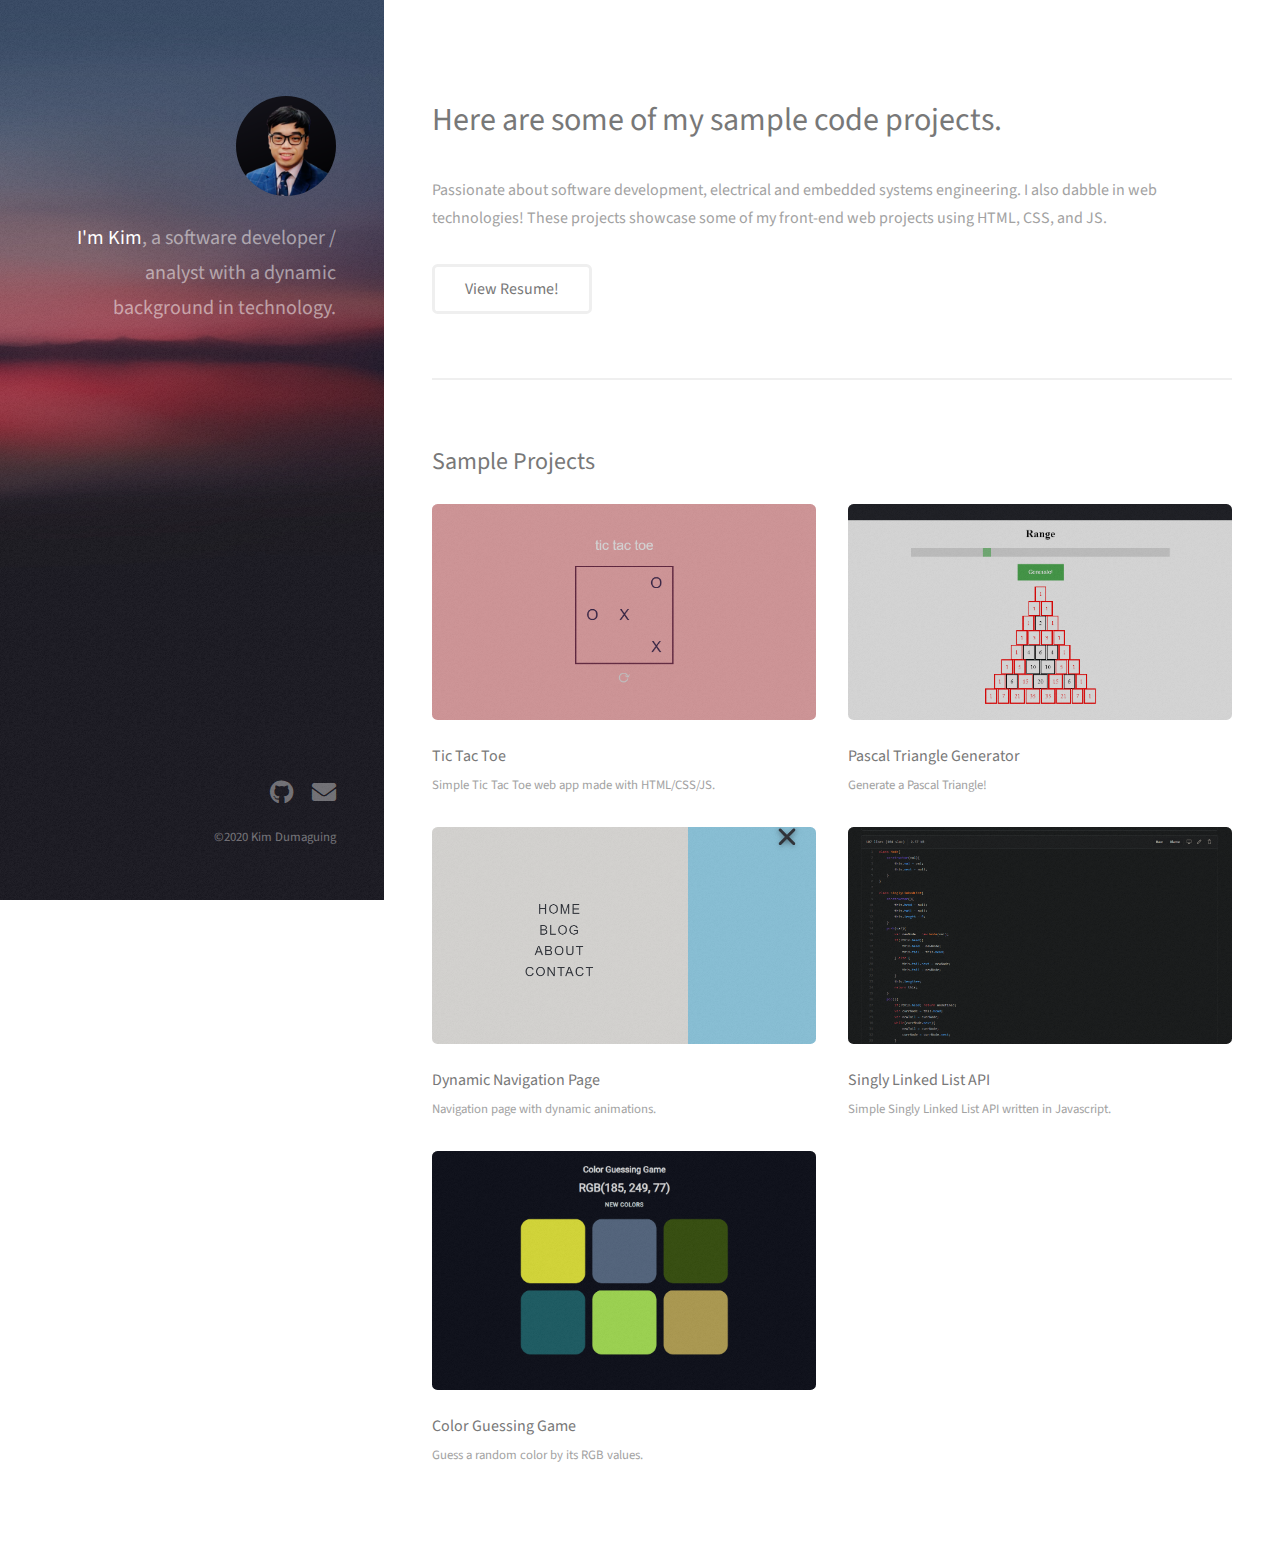
<file: index.html>
<!DOCTYPE HTML>
<html>
	<head>
		<title>Kim Dumaguing</title>
		<meta charset="utf-8" />
		<meta name="viewport" content="width=device-width, initial-scale=1, user-scalable=no" />
		<link rel="stylesheet" href="assets/css/main.css" />
	</head>
	<body class="is-preload">

		<!-- Header -->
			<header id="header">
				<div class="inner">
					<a href="https://www.linkedin.com/in/kim-d-0452a311b" target="_blank" class="image avatar"><img src="images/2.png" alt="" /></a>
					<h1><strong>I'm Kim</strong>, a software<br />
					developer / analyst with<br />
					a dynamic background <br>
					in technology.</h1>
				</div>
			</header>

		<!-- Main -->
			<div id="main">

				<!-- One -->
					<section id="one">
						<header class="major">
							<h2>Here are some of my sample code projects.</h2>
						</header>
						<p>Passionate about software development, electrical and embedded systems engineering. I also dabble in web technologies! These projects showcase some of my front-end web projects using HTML, CSS, and JS.</p>
						<ul class="actions">
							<li><a href="assets/myResume.pdf" target="_blank" class="button">View Resume!</a></li>
						</ul>
					</section>

				<!-- Two -->
					<section id="two">
						<h2>Sample Projects</h2>
						<div class="row">
							<article class="col-6 col-12-xsmall work-item">
								<a href="https://codepen.io/kiimjjae/pen/zYvpmer" target="_blank" class="image fit thumb"><img src="images/ttt.png" alt="ttt" /></a>
								<h3>Tic Tac Toe</h3>
								<p>Simple Tic Tac Toe web app made with HTML/CSS/JS.</p>
							</article>
							<article class="col-6 col-12-xsmall work-item">
								<a href="https://codepen.io/kiimjjae/pen/vYLBWjB" target="_blank" class="image fit thumb"><img src="images/ptg.png" alt="ptg" /></a>
								<h3>Pascal Triangle Generator</h3>
								<p>Generate a Pascal Triangle!</p>
							</article>
							<article class="col-6 col-12-xsmall work-item">
								<a href="https://codepen.io/kiimjjae/pen/LYGeKQK" target="_blank" class="image fit thumb"><img src="images/dnp.png" alt="dnp" /></a>
								<h3>Dynamic Navigation Page</h3>
								<p>Navigation page with dynamic animations.</p>
							</article>
							<article class="col-6 col-12-xsmall work-item">
								<a href="https://github.com/kiimjjae/kiimjjae.github.io/blob/master/SinglyLinkedList/SinglyLinkedList.js" target="_blank" class="image fit thumb"><img src="images/sll.PNG" alt="sll" /></a>
								<h3>Singly Linked List API</h3>
								<p>Simple Singly Linked List API written in Javascript.</p>
							</article>
							<article class="col-6 col-12-xsmall work-item">
								<a href="https://kiimjjae.github.io/colorguessinggame/" class="image fit thumb" target="_blank"><img src="images/cgg.PNG" alt="cgg"  /></a>
								<h3>Color Guessing Game</h3>
								<p>Guess a random color by its RGB values.</p>
							</article>
						</div>
					</section>
			</div>

		<!-- Footer -->
			<footer id="footer">
				<div class="inner">
					<ul class="icons">

						<li><a href="https://github.com/kiimjjae/kiimjjae.github.io" class="icon brands fa-github"><span class="label">Github</span></a></li>

						<li><a href="mailto:kimjay.dumaguing@gmail.com" class="icon solid fa-envelope"><span class="label">Email</span></a></li>
					</ul>
					<ul class="copyright">
						<li>&copy;2020 Kim Dumaguing</li>
					</ul>
				</div>
			</footer>

		<!-- Scripts -->
			<script src="assets/js/jquery.min.js"></script>
			<script src="assets/js/browser.min.js"></script>
			<script src="assets/js/breakpoints.min.js"></script>
			<script src="assets/js/util.js"></script>
			<script src="assets/js/main.js"></script>

	</body>
</html>
</file>
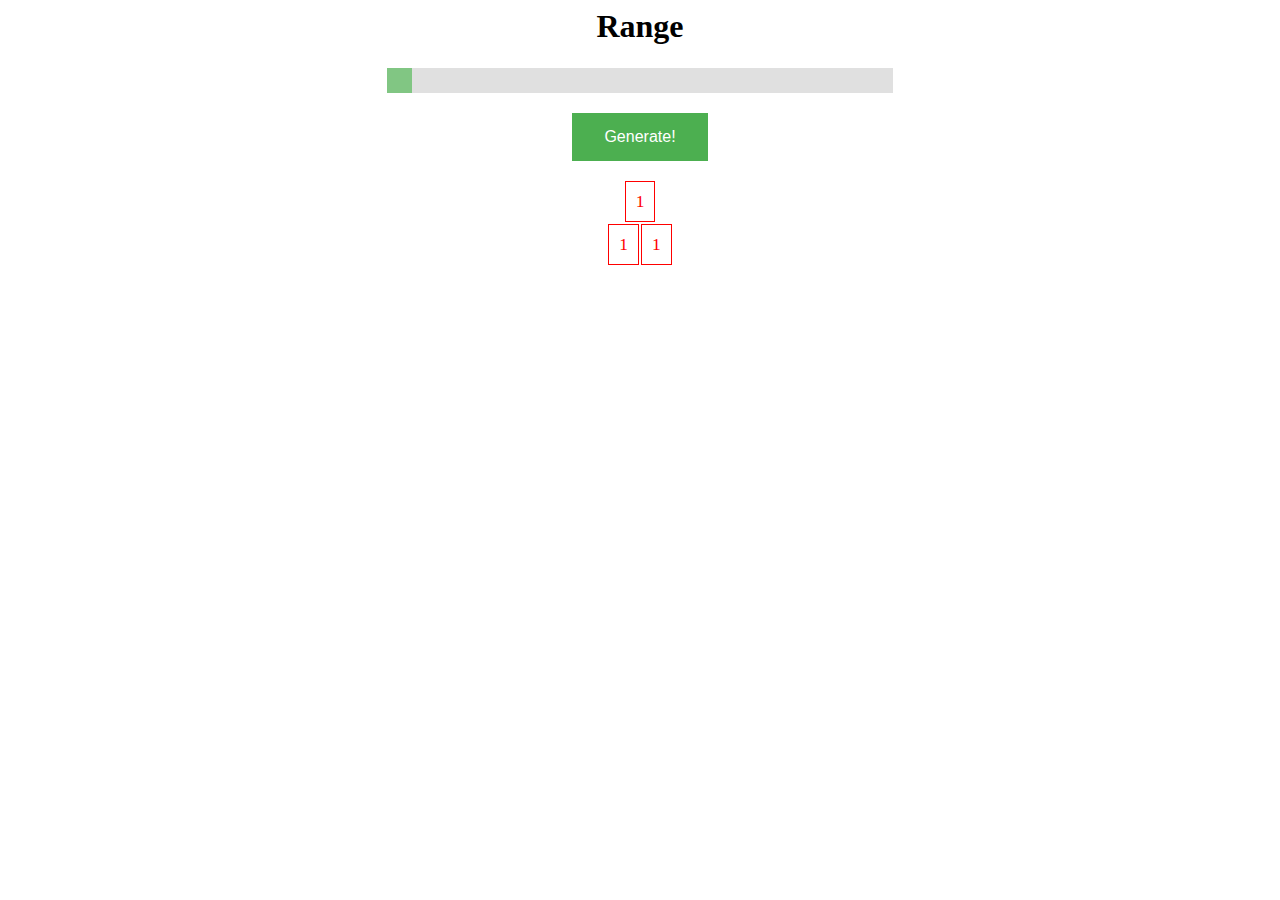
<file: Pascal Triangle/index.html>
<html lang="en" dir="ltr">
   <head>
      <link rel="stylesheet" href="style.css">
      <meta charset="utf-8">
      <title></title>
   </head>
   <body>
     <div id="top">
       <h1>Range</h1>
       <div class="slidecontainer">
          <input type="range" min="2" max="23" value="2" class="slider" id="myRange">
       </div>
       <br>
       <button onclick="generate()">Generate!</button>
       <br>
       <br>
     </div>
      <div id="container">
      </div>
      <script src ="script.js"></script>
   </body>
</html>
</file>
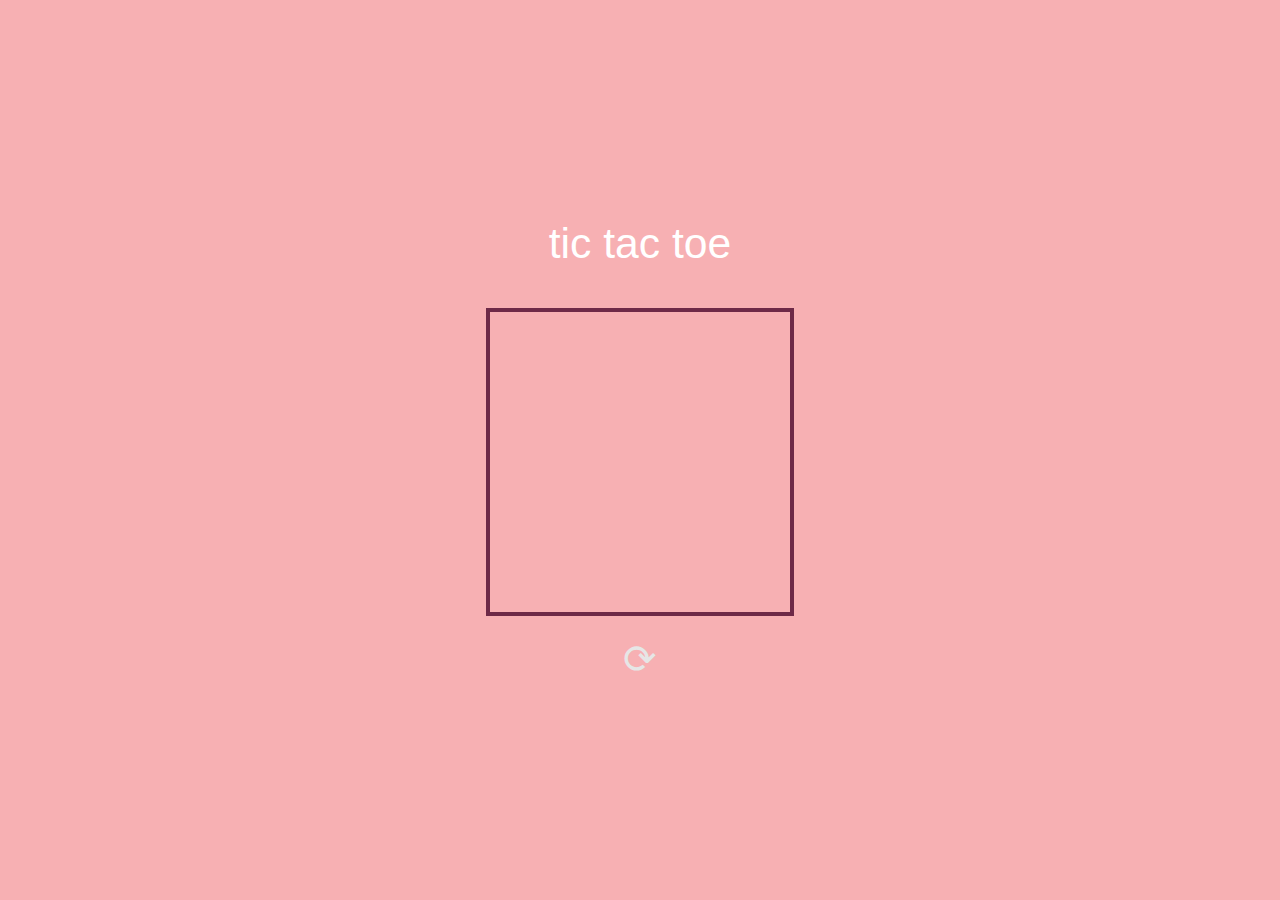
<file: TicTacToe/index.html>
<!DOCTYPE html>
<html lang="en" dir="ltr">
  <head>
    <meta charset="utf-8">
    <link rel="stylesheet" href="style.css">
    <title>Tic Tac Toe</title>
  </head>
  <body>
    <div class="container">
      <div id="title">tic tac toe</div>
      <div class="board">
        <div class="panel" id = "ul"></div>
        <div class="panel" id = "um"></div>
        <div class="panel" id = "ur"></div>
        <div class="panel" id = "cl"></div>
        <div class="panel" id = "cm"></div>
        <div class="panel" id = "cr"></div>
        <div class="panel" id = "dl"></div>
        <div class="panel" id = "dm"></div>
        <div class="panel" id = "dr"></div>
      </div>
      <div id="button">⟳</div>
    </div>
    <script src="script.js"></script>
  </body>
</html>
</file>
<file: Pascal Triangle/style.css>
#top{
  text-align: center
}

#container{
  text-align: center
}

.rowContainer{
  padding: 10px;
  margin: 3px;
}

.cell{
  margin: 1px;
  font-size: 13pt;
  padding: 5px;
  border: 1px solid;
  padding: 10px;
}

.odd{
  color: red;
  margin: 1px;
  font-size: 13pt;
  padding: 5px;
  border: 1px solid;
  padding: 10px;
}

.slidecontainer {
  width: 100%; /* Width of the outside container */
}

/* The slider itself */
.slider {
  -webkit-appearance: none;  /* Override default CSS styles */
  appearance: none;
  width: 40%; /* Full-width */
  height: 25px; /* Specified height */
  background: #d3d3d3; /* Grey background */
  outline: none; /* Remove outline */
  opacity: 0.7; /* Set transparency (for mouse-over effects on hover) */
  -webkit-transition: .2s; /* 0.2 seconds transition on hover */
  transition: opacity .2s;
}

/* Mouse-over effects */
.slider:hover {
  opacity: 1; /* Fully shown on mouse-over */
}

/* The slider handle (use -webkit- (Chrome, Opera, Safari, Edge) and -moz- (Firefox) to override default look) */
.slider::-webkit-slider-thumb {
  -webkit-appearance: none; /* Override default look */
  appearance: none;
  width: 25px; /* Set a specific slider handle width */
  height: 25px; /* Slider handle height */
  background: #4CAF50; /* Green background */
  cursor: pointer; /* Cursor on hover */
}

.slider::-moz-range-thumb {
  width: 25px; /* Set a specific slider handle width */
  height: 25px; /* Slider handle height */
  background: #4CAF50; /* Green background */
  cursor: pointer; /* Cursor on hover */
}

button {
  background-color: #4CAF50; /* Green */
  border: none;
  color: white;
  padding: 15px 32px;
  text-align: center;
  text-decoration: none;
  display: inline-block;
  font-size: 16px;
}
</file>
<file: TicTacToe/style.css>
@font-face {
    font-weight: normal;
    font-style: normal;

}

* {
  margin: 0;
  padding: 0;
  box-sizing: border-box;
  font-family: Arial, Helvetica, sans-serif;
}

.container {
  min-height: 100vh;
  display: flex;
  flex-direction: column;
  align-items: center;
  justify-content: center;
  background: #f7b0b3;
}

.board {
  display: grid;
  grid-template-columns: auto auto auto;
  border: 4px solid #6e2947;
}

.panel {
  display: flex;
  width: 100px;
  height: 100px;
  align-items: center;
  justify-content: center;
  font-size: 3rem;
  color: #3e274e;
  /* border: none; */
  transition: background 0.2s ease-in-out;
}

.panel:hover {
  cursor: pointer;
  background: #5d529c;
}

#button {
  font-size: 30pt;
  color: #e6e6e6;
  padding-top: 20px;
  /* text-shadow: 1px 1px 2px #000; */
}

#button:hover {
  cursor : pointer;
  color: white;
}

#title {
  font-size: 32pt;
  padding-bottom: 40px;
  color: white;
  /* text-shadow: 0px 0px 2px #000; */
}
</file>
<file: assets/css/main.css>
@import url("fontawesome-all.min.css");
@import url("https://fonts.googleapis.com/css?family=Source+Sans+Pro:400,400italic");

/*
	Strata by HTML5 UP
	html5up.net | @ajlkn
	Free for personal and commercial use under the CCA 3.0 license (html5up.net/license)
*/

html, body, div, span, applet, object,
iframe, h1, h2, h3, h4, h5, h6, p, blockquote,
pre, a, abbr, acronym, address, big, cite,
code, del, dfn, em, img, ins, kbd, q, s, samp,
small, strike, strong, sub, sup, tt, var, b,
u, i, center, dl, dt, dd, ol, ul, li, fieldset,
form, label, legend, table, caption, tbody,
tfoot, thead, tr, th, td, article, aside,
canvas, details, embed, figure, figcaption,
footer, header, hgroup, menu, nav, output, ruby,
section, summary, time, mark, audio, video {
	margin: 0;
	padding: 0;
	border: 0;
	font-size: 100%;
	font: inherit;
	vertical-align: baseline;}

article, aside, details, figcaption, figure,
footer, header, hgroup, menu, nav, section {
	display: block;}

body {
	line-height: 1;
}

ol, ul {
	list-style: none;
}

blockquote, q {
	quotes: none;
}

	blockquote:before, blockquote:after, q:before, q:after {
		content: '';
		content: none;
	}

table {
	border-collapse: collapse;
	border-spacing: 0;
}

body {
	-webkit-text-size-adjust: none;
}

mark {
	background-color: transparent;
	color: inherit;
}

input::-moz-focus-inner {
	border: 0;
	padding: 0;
}

input, select, textarea {
	-moz-appearance: none;
	-webkit-appearance: none;
	-ms-appearance: none;
	appearance: none;
}

/* Basic */

	html {
		box-sizing: border-box;
	}

	*, *:before, *:after {
		box-sizing: inherit;
	}

	body {
		background: #fff;
	}

		body.is-preload *, body.is-preload *:before, body.is-preload *:after {
			-moz-animation: none !important;
			-webkit-animation: none !important;
			-ms-animation: none !important;
			animation: none !important;
			-moz-transition: none !important;
			-webkit-transition: none !important;
			-ms-transition: none !important;
			transition: none !important;
		}

	body, input, select, textarea {
		color: #a2a2a2;
		font-family: "Source Sans Pro", Helvetica, sans-serif;
		font-size: 16pt;
		font-weight: 400;
		line-height: 1.75em;
	}

	a {
		-moz-transition: color 0.2s ease-in-out, border-color 0.2s ease-in-out;
		-webkit-transition: color 0.2s ease-in-out, border-color 0.2s ease-in-out;
		-ms-transition: color 0.2s ease-in-out, border-color 0.2s ease-in-out;
		transition: color 0.2s ease-in-out, border-color 0.2s ease-in-out;
		border-bottom: dotted 1px;
		color: #49bf9d;
		text-decoration: none;
	}

		a:hover {
			border-bottom-color: transparent;
			color: #49bf9d !important;
			text-decoration: none;
		}

	strong, b {
		color: #787878;
		font-weight: 400;
	}

	em, i {
		font-style: italic;
	}

	p {
		margin: 0 0 2em 0;
	}

	h1, h2, h3, h4, h5, h6 {
		color: #787878;
		font-weight: 400;
		line-height: 1em;
		margin: 0 0 1em 0;
	}

		h1 a, h2 a, h3 a, h4 a, h5 a, h6 a {
			color: inherit;
			text-decoration: none;
		}

	h1 {
		font-size: 2em;
		line-height: 1.5em;
	}

	h2 {
		font-size: 1.5em;
		line-height: 1.5em;
	}

	h3 {
		font-size: 1.25em;
		line-height: 1.5em;
	}

	h4 {
		font-size: 1.1em;
		line-height: 1.5em;
	}

	h5 {
		font-size: 0.9em;
		line-height: 1.5em;
	}

	h6 {
		font-size: 0.7em;
		line-height: 1.5em;
	}

	sub {
		font-size: 0.8em;
		position: relative;
		top: 0.5em;
	}

	sup {
		font-size: 0.8em;
		position: relative;
		top: -0.5em;
	}

	hr {
		border: 0;
		border-bottom: solid 2px #efefef;
		margin: 2em 0;
	}

		hr.major {
			margin: 3em 0;
		}

	blockquote {
		border-left: solid 6px #efefef;
		font-style: italic;
		margin: 0 0 2em 0;
		padding: 0.5em 0 0.5em 1.5em;
	}

	code {
		background: #f7f7f7;
		border-radius: 0.35em;
		border: solid 2px #efefef;
		font-family: "Courier New", monospace;
		font-size: 0.9em;
		margin: 0 0.25em;
		padding: 0.25em 0.65em;
	}

	pre {
		-webkit-overflow-scrolling: touch;
		font-family: "Courier New", monospace;
		font-size: 0.9em;
		margin: 0 0 2em 0;
	}

		pre code {
			display: block;
			line-height: 1.75em;
			padding: 1em 1.5em;
			overflow-x: auto;
		}

	.align-left {
		text-align: left;
	}

	.align-center {
		text-align: center;
	}

	.align-right {
		text-align: right;
	}

/* Container */

	.container {
		margin: 0 auto;
		max-width: calc(100% - 4em);
		width: 100%;
	}

		.container.xsmall {
			width: 25%;
		}

		.container.small {
			width: 50%;
		}

		.container.medium {
			width: 75%;
		}

		.container.large {
			width: 125%;
		}

		.container.xlarge {
			width: 150%;
		}

		.container.max {
			width: 100%;
		}

		@media screen and (max-width: 980px) {

			.container {
				width: 100% !important;
				max-width: 100% !important;
			}

		}

		@media screen and (max-width: 480px) {

			.container {
				max-width: calc(100% - 3em);
			}

		}

/* Row */

	.row {
		display: flex;
		flex-wrap: wrap;
		box-sizing: border-box;
		align-items: stretch;
	}

		.row > * {
			box-sizing: border-box;
		}

		.row.gtr-uniform > * > :last-child {
			margin-bottom: 0;
		}

		.row.aln-left {
			justify-content: flex-start;
		}

		.row.aln-center {
			justify-content: center;
		}

		.row.aln-right {
			justify-content: flex-end;
		}

		.row.aln-top {
			align-items: flex-start;
		}

		.row.aln-middle {
			align-items: center;
		}

		.row.aln-bottom {
			align-items: flex-end;
		}

		.row > .imp {
			order: -1;
		}

		.row > .col-1 {
			width: 8.33333%;
		}

		.row > .off-1 {
			margin-left: 8.33333%;
		}

		.row > .col-2 {
			width: 16.66667%;
		}

		.row > .off-2 {
			margin-left: 16.66667%;
		}

		.row > .col-3 {
			width: 25%;
		}

		.row > .off-3 {
			margin-left: 25%;
		}

		.row > .col-4 {
			width: 33.33333%;
		}

		.row > .off-4 {
			margin-left: 33.33333%;
		}

		.row > .col-5 {
			width: 41.66667%;
		}

		.row > .off-5 {
			margin-left: 41.66667%;
		}

		.row > .col-6 {
			width: 50%;
		}

		.row > .off-6 {
			margin-left: 50%;
		}

		.row > .col-7 {
			width: 58.33333%;
		}

		.row > .off-7 {
			margin-left: 58.33333%;
		}

		.row > .col-8 {
			width: 66.66667%;
		}

		.row > .off-8 {
			margin-left: 66.66667%;
		}

		.row > .col-9 {
			width: 75%;
		}

		.row > .off-9 {
			margin-left: 75%;
		}

		.row > .col-10 {
			width: 83.33333%;
		}

		.row > .off-10 {
			margin-left: 83.33333%;
		}

		.row > .col-11 {
			width: 91.66667%;
		}

		.row > .off-11 {
			margin-left: 91.66667%;
		}

		.row > .col-12 {
			width: 100%;
		}

		.row > .off-12 {
			margin-left: 100%;
		}

		.row.gtr-0 {
			margin-top: 0;
			margin-left: 0em;
		}

			.row.gtr-0 > * {
				padding: 0 0 0 0em;
			}

			.row.gtr-0.gtr-uniform {
				margin-top: 0em;
			}

				.row.gtr-0.gtr-uniform > * {
					padding-top: 0em;
				}

		.row.gtr-25 {
			margin-top: 0;
			margin-left: -0.625em;
		}

			.row.gtr-25 > * {
				padding: 0 0 0 0.625em;
			}

			.row.gtr-25.gtr-uniform {
				margin-top: -0.625em;
			}

				.row.gtr-25.gtr-uniform > * {
					padding-top: 0.625em;
				}

		.row.gtr-50 {
			margin-top: 0;
			margin-left: -1.25em;
		}

			.row.gtr-50 > * {
				padding: 0 0 0 1.25em;
			}

			.row.gtr-50.gtr-uniform {
				margin-top: -1.25em;
			}

				.row.gtr-50.gtr-uniform > * {
					padding-top: 1.25em;
				}

		.row {
			margin-top: 0;
			margin-left: -2.5em;
		}

			.row > * {
				padding: 0 0 0 2.5em;
			}

			.row.gtr-uniform {
				margin-top: -2.5em;
			}

				.row.gtr-uniform > * {
					padding-top: 2.5em;
				}

		.row.gtr-150 {
			margin-top: 0;
			margin-left: -3.75em;
		}

			.row.gtr-150 > * {
				padding: 0 0 0 3.75em;
			}

			.row.gtr-150.gtr-uniform {
				margin-top: -3.75em;
			}

				.row.gtr-150.gtr-uniform > * {
					padding-top: 3.75em;
				}

		.row.gtr-200 {
			margin-top: 0;
			margin-left: -5em;
		}

			.row.gtr-200 > * {
				padding: 0 0 0 5em;
			}

			.row.gtr-200.gtr-uniform {
				margin-top: -5em;
			}

				.row.gtr-200.gtr-uniform > * {
					padding-top: 5em;
				}

		@media screen and (max-width: 1800px) {

			.row {
				display: flex;
				flex-wrap: wrap;
				box-sizing: border-box;
				align-items: stretch;
			}

				.row > * {
					box-sizing: border-box;
				}

				.row.gtr-uniform > * > :last-child {
					margin-bottom: 0;
				}

				.row.aln-left {
					justify-content: flex-start;
				}

				.row.aln-center {
					justify-content: center;
				}

				.row.aln-right {
					justify-content: flex-end;
				}

				.row.aln-top {
					align-items: flex-start;
				}

				.row.aln-middle {
					align-items: center;
				}

				.row.aln-bottom {
					align-items: flex-end;
				}

				.row > .imp-xlarge {
					order: -1;
				}

				.row > .col-1-xlarge {
					width: 8.33333%;
				}

				.row > .off-1-xlarge {
					margin-left: 8.33333%;
				}

				.row > .col-2-xlarge {
					width: 16.66667%;
				}

				.row > .off-2-xlarge {
					margin-left: 16.66667%;
				}

				.row > .col-3-xlarge {
					width: 25%;
				}

				.row > .off-3-xlarge {
					margin-left: 25%;
				}

				.row > .col-4-xlarge {
					width: 33.33333%;
				}

				.row > .off-4-xlarge {
					margin-left: 33.33333%;
				}

				.row > .col-5-xlarge {
					width: 41.66667%;
				}

				.row > .off-5-xlarge {
					margin-left: 41.66667%;
				}

				.row > .col-6-xlarge {
					width: 50%;
				}

				.row > .off-6-xlarge {
					margin-left: 50%;
				}

				.row > .col-7-xlarge {
					width: 58.33333%;
				}

				.row > .off-7-xlarge {
					margin-left: 58.33333%;
				}

				.row > .col-8-xlarge {
					width: 66.66667%;
				}

				.row > .off-8-xlarge {
					margin-left: 66.66667%;
				}

				.row > .col-9-xlarge {
					width: 75%;
				}

				.row > .off-9-xlarge {
					margin-left: 75%;
				}

				.row > .col-10-xlarge {
					width: 83.33333%;
				}

				.row > .off-10-xlarge {
					margin-left: 83.33333%;
				}

				.row > .col-11-xlarge {
					width: 91.66667%;
				}

				.row > .off-11-xlarge {
					margin-left: 91.66667%;
				}

				.row > .col-12-xlarge {
					width: 100%;
				}

				.row > .off-12-xlarge {
					margin-left: 100%;
				}

				.row.gtr-0 {
					margin-top: 0;
					margin-left: 0em;
				}

					.row.gtr-0 > * {
						padding: 0 0 0 0em;
					}

					.row.gtr-0.gtr-uniform {
						margin-top: 0em;
					}

						.row.gtr-0.gtr-uniform > * {
							padding-top: 0em;
						}

				.row.gtr-25 {
					margin-top: 0;
					margin-left: -0.625em;
				}

					.row.gtr-25 > * {
						padding: 0 0 0 0.625em;
					}

					.row.gtr-25.gtr-uniform {
						margin-top: -0.625em;
					}

						.row.gtr-25.gtr-uniform > * {
							padding-top: 0.625em;
						}

				.row.gtr-50 {
					margin-top: 0;
					margin-left: -1.25em;
				}

					.row.gtr-50 > * {
						padding: 0 0 0 1.25em;
					}

					.row.gtr-50.gtr-uniform {
						margin-top: -1.25em;
					}

						.row.gtr-50.gtr-uniform > * {
							padding-top: 1.25em;
						}

				.row {
					margin-top: 0;
					margin-left: -2.5em;
				}

					.row > * {
						padding: 0 0 0 2.5em;
					}

					.row.gtr-uniform {
						margin-top: -2.5em;
					}

						.row.gtr-uniform > * {
							padding-top: 2.5em;
						}

				.row.gtr-150 {
					margin-top: 0;
					margin-left: -3.75em;
				}

					.row.gtr-150 > * {
						padding: 0 0 0 3.75em;
					}

					.row.gtr-150.gtr-uniform {
						margin-top: -3.75em;
					}

						.row.gtr-150.gtr-uniform > * {
							padding-top: 3.75em;
						}

				.row.gtr-200 {
					margin-top: 0;
					margin-left: -5em;
				}

					.row.gtr-200 > * {
						padding: 0 0 0 5em;
					}

					.row.gtr-200.gtr-uniform {
						margin-top: -5em;
					}

						.row.gtr-200.gtr-uniform > * {
							padding-top: 5em;
						}

		}

		@media screen and (max-width: 1280px) {

			.row {
				display: flex;
				flex-wrap: wrap;
				box-sizing: border-box;
				align-items: stretch;
			}

				.row > * {
					box-sizing: border-box;
				}

				.row.gtr-uniform > * > :last-child {
					margin-bottom: 0;
				}

				.row.aln-left {
					justify-content: flex-start;
				}

				.row.aln-center {
					justify-content: center;
				}

				.row.aln-right {
					justify-content: flex-end;
				}

				.row.aln-top {
					align-items: flex-start;
				}

				.row.aln-middle {
					align-items: center;
				}

				.row.aln-bottom {
					align-items: flex-end;
				}

				.row > .imp-large {
					order: -1;
				}

				.row > .col-1-large {
					width: 8.33333%;
				}

				.row > .off-1-large {
					margin-left: 8.33333%;
				}

				.row > .col-2-large {
					width: 16.66667%;
				}

				.row > .off-2-large {
					margin-left: 16.66667%;
				}

				.row > .col-3-large {
					width: 25%;
				}

				.row > .off-3-large {
					margin-left: 25%;
				}

				.row > .col-4-large {
					width: 33.33333%;
				}

				.row > .off-4-large {
					margin-left: 33.33333%;
				}

				.row > .col-5-large {
					width: 41.66667%;
				}

				.row > .off-5-large {
					margin-left: 41.66667%;
				}

				.row > .col-6-large {
					width: 50%;
				}

				.row > .off-6-large {
					margin-left: 50%;
				}

				.row > .col-7-large {
					width: 58.33333%;
				}

				.row > .off-7-large {
					margin-left: 58.33333%;
				}

				.row > .col-8-large {
					width: 66.66667%;
				}

				.row > .off-8-large {
					margin-left: 66.66667%;
				}

				.row > .col-9-large {
					width: 75%;
				}

				.row > .off-9-large {
					margin-left: 75%;
				}

				.row > .col-10-large {
					width: 83.33333%;
				}

				.row > .off-10-large {
					margin-left: 83.33333%;
				}

				.row > .col-11-large {
					width: 91.66667%;
				}

				.row > .off-11-large {
					margin-left: 91.66667%;
				}

				.row > .col-12-large {
					width: 100%;
				}

				.row > .off-12-large {
					margin-left: 100%;
				}

				.row.gtr-0 {
					margin-top: 0;
					margin-left: 0em;
				}

					.row.gtr-0 > * {
						padding: 0 0 0 0em;
					}

					.row.gtr-0.gtr-uniform {
						margin-top: 0em;
					}

						.row.gtr-0.gtr-uniform > * {
							padding-top: 0em;
						}

				.row.gtr-25 {
					margin-top: 0;
					margin-left: -0.5em;
				}

					.row.gtr-25 > * {
						padding: 0 0 0 0.5em;
					}

					.row.gtr-25.gtr-uniform {
						margin-top: -0.5em;
					}

						.row.gtr-25.gtr-uniform > * {
							padding-top: 0.5em;
						}

				.row.gtr-50 {
					margin-top: 0;
					margin-left: -1em;
				}

					.row.gtr-50 > * {
						padding: 0 0 0 1em;
					}

					.row.gtr-50.gtr-uniform {
						margin-top: -1em;
					}

						.row.gtr-50.gtr-uniform > * {
							padding-top: 1em;
						}

				.row {
					margin-top: 0;
					margin-left: -2em;
				}

					.row > * {
						padding: 0 0 0 2em;
					}

					.row.gtr-uniform {
						margin-top: -2em;
					}

						.row.gtr-uniform > * {
							padding-top: 2em;
						}

				.row.gtr-150 {
					margin-top: 0;
					margin-left: -3em;
				}

					.row.gtr-150 > * {
						padding: 0 0 0 3em;
					}

					.row.gtr-150.gtr-uniform {
						margin-top: -3em;
					}

						.row.gtr-150.gtr-uniform > * {
							padding-top: 3em;
						}

				.row.gtr-200 {
					margin-top: 0;
					margin-left: -4em;
				}

					.row.gtr-200 > * {
						padding: 0 0 0 4em;
					}

					.row.gtr-200.gtr-uniform {
						margin-top: -4em;
					}

						.row.gtr-200.gtr-uniform > * {
							padding-top: 4em;
						}

		}

		@media screen and (max-width: 980px) {

			.row {
				display: flex;
				flex-wrap: wrap;
				box-sizing: border-box;
				align-items: stretch;
			}

				.row > * {
					box-sizing: border-box;
				}

				.row.gtr-uniform > * > :last-child {
					margin-bottom: 0;
				}

				.row.aln-left {
					justify-content: flex-start;
				}

				.row.aln-center {
					justify-content: center;
				}

				.row.aln-right {
					justify-content: flex-end;
				}

				.row.aln-top {
					align-items: flex-start;
				}

				.row.aln-middle {
					align-items: center;
				}

				.row.aln-bottom {
					align-items: flex-end;
				}

				.row > .imp-medium {
					order: -1;
				}

				.row > .col-1-medium {
					width: 8.33333%;
				}

				.row > .off-1-medium {
					margin-left: 8.33333%;
				}

				.row > .col-2-medium {
					width: 16.66667%;
				}

				.row > .off-2-medium {
					margin-left: 16.66667%;
				}

				.row > .col-3-medium {
					width: 25%;
				}

				.row > .off-3-medium {
					margin-left: 25%;
				}

				.row > .col-4-medium {
					width: 33.33333%;
				}

				.row > .off-4-medium {
					margin-left: 33.33333%;
				}

				.row > .col-5-medium {
					width: 41.66667%;
				}

				.row > .off-5-medium {
					margin-left: 41.66667%;
				}

				.row > .col-6-medium {
					width: 50%;
				}

				.row > .off-6-medium {
					margin-left: 50%;
				}

				.row > .col-7-medium {
					width: 58.33333%;
				}

				.row > .off-7-medium {
					margin-left: 58.33333%;
				}

				.row > .col-8-medium {
					width: 66.66667%;
				}

				.row > .off-8-medium {
					margin-left: 66.66667%;
				}

				.row > .col-9-medium {
					width: 75%;
				}

				.row > .off-9-medium {
					margin-left: 75%;
				}

				.row > .col-10-medium {
					width: 83.33333%;
				}

				.row > .off-10-medium {
					margin-left: 83.33333%;
				}

				.row > .col-11-medium {
					width: 91.66667%;
				}

				.row > .off-11-medium {
					margin-left: 91.66667%;
				}

				.row > .col-12-medium {
					width: 100%;
				}

				.row > .off-12-medium {
					margin-left: 100%;
				}

				.row.gtr-0 {
					margin-top: 0;
					margin-left: 0em;
				}

					.row.gtr-0 > * {
						padding: 0 0 0 0em;
					}

					.row.gtr-0.gtr-uniform {
						margin-top: 0em;
					}

						.row.gtr-0.gtr-uniform > * {
							padding-top: 0em;
						}

				.row.gtr-25 {
					margin-top: 0;
					margin-left: -0.5em;
				}

					.row.gtr-25 > * {
						padding: 0 0 0 0.5em;
					}

					.row.gtr-25.gtr-uniform {
						margin-top: -0.5em;
					}

						.row.gtr-25.gtr-uniform > * {
							padding-top: 0.5em;
						}

				.row.gtr-50 {
					margin-top: 0;
					margin-left: -1em;
				}

					.row.gtr-50 > * {
						padding: 0 0 0 1em;
					}

					.row.gtr-50.gtr-uniform {
						margin-top: -1em;
					}

						.row.gtr-50.gtr-uniform > * {
							padding-top: 1em;
						}

				.row {
					margin-top: 0;
					margin-left: -2em;
				}

					.row > * {
						padding: 0 0 0 2em;
					}

					.row.gtr-uniform {
						margin-top: -2em;
					}

						.row.gtr-uniform > * {
							padding-top: 2em;
						}

				.row.gtr-150 {
					margin-top: 0;
					margin-left: -3em;
				}

					.row.gtr-150 > * {
						padding: 0 0 0 3em;
					}

					.row.gtr-150.gtr-uniform {
						margin-top: -3em;
					}

						.row.gtr-150.gtr-uniform > * {
							padding-top: 3em;
						}

				.row.gtr-200 {
					margin-top: 0;
					margin-left: -4em;
				}

					.row.gtr-200 > * {
						padding: 0 0 0 4em;
					}

					.row.gtr-200.gtr-uniform {
						margin-top: -4em;
					}

						.row.gtr-200.gtr-uniform > * {
							padding-top: 4em;
						}

		}

		@media screen and (max-width: 736px) {

			.row {
				display: flex;
				flex-wrap: wrap;
				box-sizing: border-box;
				align-items: stretch;
			}

				.row > * {
					box-sizing: border-box;
				}

				.row.gtr-uniform > * > :last-child {
					margin-bottom: 0;
				}

				.row.aln-left {
					justify-content: flex-start;
				}

				.row.aln-center {
					justify-content: center;
				}

				.row.aln-right {
					justify-content: flex-end;
				}

				.row.aln-top {
					align-items: flex-start;
				}

				.row.aln-middle {
					align-items: center;
				}

				.row.aln-bottom {
					align-items: flex-end;
				}

				.row > .imp-small {
					order: -1;
				}

				.row > .col-1-small {
					width: 8.33333%;
				}

				.row > .off-1-small {
					margin-left: 8.33333%;
				}

				.row > .col-2-small {
					width: 16.66667%;
				}

				.row > .off-2-small {
					margin-left: 16.66667%;
				}

				.row > .col-3-small {
					width: 25%;
				}

				.row > .off-3-small {
					margin-left: 25%;
				}

				.row > .col-4-small {
					width: 33.33333%;
				}

				.row > .off-4-small {
					margin-left: 33.33333%;
				}

				.row > .col-5-small {
					width: 41.66667%;
				}

				.row > .off-5-small {
					margin-left: 41.66667%;
				}

				.row > .col-6-small {
					width: 50%;
				}

				.row > .off-6-small {
					margin-left: 50%;
				}

				.row > .col-7-small {
					width: 58.33333%;
				}

				.row > .off-7-small {
					margin-left: 58.33333%;
				}

				.row > .col-8-small {
					width: 66.66667%;
				}

				.row > .off-8-small {
					margin-left: 66.66667%;
				}

				.row > .col-9-small {
					width: 75%;
				}

				.row > .off-9-small {
					margin-left: 75%;
				}

				.row > .col-10-small {
					width: 83.33333%;
				}

				.row > .off-10-small {
					margin-left: 83.33333%;
				}

				.row > .col-11-small {
					width: 91.66667%;
				}

				.row > .off-11-small {
					margin-left: 91.66667%;
				}

				.row > .col-12-small {
					width: 100%;
				}

				.row > .off-12-small {
					margin-left: 100%;
				}

				.row.gtr-0 {
					margin-top: 0;
					margin-left: 0em;
				}

					.row.gtr-0 > * {
						padding: 0 0 0 0em;
					}

					.row.gtr-0.gtr-uniform {
						margin-top: 0em;
					}

						.row.gtr-0.gtr-uniform > * {
							padding-top: 0em;
						}

				.row.gtr-25 {
					margin-top: 0;
					margin-left: -0.375em;
				}

					.row.gtr-25 > * {
						padding: 0 0 0 0.375em;
					}

					.row.gtr-25.gtr-uniform {
						margin-top: -0.375em;
					}

						.row.gtr-25.gtr-uniform > * {
							padding-top: 0.375em;
						}

				.row.gtr-50 {
					margin-top: 0;
					margin-left: -0.75em;
				}

					.row.gtr-50 > * {
						padding: 0 0 0 0.75em;
					}

					.row.gtr-50.gtr-uniform {
						margin-top: -0.75em;
					}

						.row.gtr-50.gtr-uniform > * {
							padding-top: 0.75em;
						}

				.row {
					margin-top: 0;
					margin-left: -1.5em;
				}

					.row > * {
						padding: 0 0 0 1.5em;
					}

					.row.gtr-uniform {
						margin-top: -1.5em;
					}

						.row.gtr-uniform > * {
							padding-top: 1.5em;
						}

				.row.gtr-150 {
					margin-top: 0;
					margin-left: -2.25em;
				}

					.row.gtr-150 > * {
						padding: 0 0 0 2.25em;
					}

					.row.gtr-150.gtr-uniform {
						margin-top: -2.25em;
					}

						.row.gtr-150.gtr-uniform > * {
							padding-top: 2.25em;
						}

				.row.gtr-200 {
					margin-top: 0;
					margin-left: -3em;
				}

					.row.gtr-200 > * {
						padding: 0 0 0 3em;
					}

					.row.gtr-200.gtr-uniform {
						margin-top: -3em;
					}

						.row.gtr-200.gtr-uniform > * {
							padding-top: 3em;
						}

		}

		@media screen and (max-width: 480px) {

			.row {
				display: flex;
				flex-wrap: wrap;
				box-sizing: border-box;
				align-items: stretch;
			}

				.row > * {
					box-sizing: border-box;
				}

				.row.gtr-uniform > * > :last-child {
					margin-bottom: 0;
				}

				.row.aln-left {
					justify-content: flex-start;
				}

				.row.aln-center {
					justify-content: center;
				}

				.row.aln-right {
					justify-content: flex-end;
				}

				.row.aln-top {
					align-items: flex-start;
				}

				.row.aln-middle {
					align-items: center;
				}

				.row.aln-bottom {
					align-items: flex-end;
				}

				.row > .imp-xsmall {
					order: -1;
				}

				.row > .col-1-xsmall {
					width: 8.33333%;
				}

				.row > .off-1-xsmall {
					margin-left: 8.33333%;
				}

				.row > .col-2-xsmall {
					width: 16.66667%;
				}

				.row > .off-2-xsmall {
					margin-left: 16.66667%;
				}

				.row > .col-3-xsmall {
					width: 25%;
				}

				.row > .off-3-xsmall {
					margin-left: 25%;
				}

				.row > .col-4-xsmall {
					width: 33.33333%;
				}

				.row > .off-4-xsmall {
					margin-left: 33.33333%;
				}

				.row > .col-5-xsmall {
					width: 41.66667%;
				}

				.row > .off-5-xsmall {
					margin-left: 41.66667%;
				}

				.row > .col-6-xsmall {
					width: 50%;
				}

				.row > .off-6-xsmall {
					margin-left: 50%;
				}

				.row > .col-7-xsmall {
					width: 58.33333%;
				}

				.row > .off-7-xsmall {
					margin-left: 58.33333%;
				}

				.row > .col-8-xsmall {
					width: 66.66667%;
				}

				.row > .off-8-xsmall {
					margin-left: 66.66667%;
				}

				.row > .col-9-xsmall {
					width: 75%;
				}

				.row > .off-9-xsmall {
					margin-left: 75%;
				}

				.row > .col-10-xsmall {
					width: 83.33333%;
				}

				.row > .off-10-xsmall {
					margin-left: 83.33333%;
				}

				.row > .col-11-xsmall {
					width: 91.66667%;
				}

				.row > .off-11-xsmall {
					margin-left: 91.66667%;
				}

				.row > .col-12-xsmall {
					width: 100%;
				}

				.row > .off-12-xsmall {
					margin-left: 100%;
				}

				.row.gtr-0 {
					margin-top: 0;
					margin-left: 0em;
				}

					.row.gtr-0 > * {
						padding: 0 0 0 0em;
					}

					.row.gtr-0.gtr-uniform {
						margin-top: 0em;
					}

						.row.gtr-0.gtr-uniform > * {
							padding-top: 0em;
						}

				.row.gtr-25 {
					margin-top: 0;
					margin-left: -0.375em;
				}

					.row.gtr-25 > * {
						padding: 0 0 0 0.375em;
					}

					.row.gtr-25.gtr-uniform {
						margin-top: -0.375em;
					}

						.row.gtr-25.gtr-uniform > * {
							padding-top: 0.375em;
						}

				.row.gtr-50 {
					margin-top: 0;
					margin-left: -0.75em;
				}

					.row.gtr-50 > * {
						padding: 0 0 0 0.75em;
					}

					.row.gtr-50.gtr-uniform {
						margin-top: -0.75em;
					}

						.row.gtr-50.gtr-uniform > * {
							padding-top: 0.75em;
						}

				.row {
					margin-top: 0;
					margin-left: -1.5em;
				}

					.row > * {
						padding: 0 0 0 1.5em;
					}

					.row.gtr-uniform {
						margin-top: -1.5em;
					}

						.row.gtr-uniform > * {
							padding-top: 1.5em;
						}

				.row.gtr-150 {
					margin-top: 0;
					margin-left: -2.25em;
				}

					.row.gtr-150 > * {
						padding: 0 0 0 2.25em;
					}

					.row.gtr-150.gtr-uniform {
						margin-top: -2.25em;
					}

						.row.gtr-150.gtr-uniform > * {
							padding-top: 2.25em;
						}

				.row.gtr-200 {
					margin-top: 0;
					margin-left: -3em;
				}

					.row.gtr-200 > * {
						padding: 0 0 0 3em;
					}

					.row.gtr-200.gtr-uniform {
						margin-top: -3em;
					}

						.row.gtr-200.gtr-uniform > * {
							padding-top: 3em;
						}

		}

/* Section/Article */

	section.special, article.special {
		text-align: center;
	}

	header p {
		color: #b2b2b2;
		position: relative;
		margin: 0 0 1.5em 0;
	}

	header h2 + p {
		font-size: 1.25em;
		margin-top: -1em;
		line-height: 1.5em;
	}

	header h3 + p {
		font-size: 1.1em;
		margin-top: -0.8em;
		line-height: 1.5em;
	}

	header h4 + p,
	header h5 + p,
	header h6 + p {
		font-size: 0.9em;
		margin-top: -0.6em;
		line-height: 1.5em;
	}

	header.major h2 {
		font-size: 2em;
	}

/* Form */

	form {
		margin: 0 0 2em 0;
	}

	label {
		color: #787878;
		display: block;
		font-size: 0.9em;
		font-weight: 400;
		margin: 0 0 1em 0;
	}

	input[type="text"],
	input[type="password"],
	input[type="email"],
	select,
	textarea {
		-moz-appearance: none;
		-webkit-appearance: none;
		-ms-appearance: none;
		appearance: none;
		background: #f7f7f7;
		border-radius: 0.35em;
		border: solid 2px transparent;
		color: inherit;
		display: block;
		outline: 0;
		padding: 0 0.75em;
		text-decoration: none;
		width: 100%;
	}

		input[type="text"]:invalid,
		input[type="password"]:invalid,
		input[type="email"]:invalid,
		select:invalid,
		textarea:invalid {
			box-shadow: none;
		}

		input[type="text"]:focus,
		input[type="password"]:focus,
		input[type="email"]:focus,
		select:focus,
		textarea:focus {
			border-color: #49bf9d;
		}

	select {
		background-image: url("data:image/svg+xml;charset=utf8,%3Csvg xmlns='http://www.w3.org/2000/svg' width='40' height='40' preserveAspectRatio='none' viewBox='0 0 40 40'%3E%3Cpath d='M9.4,12.3l10.4,10.4l10.4-10.4c0.2-0.2,0.5-0.4,0.9-0.4c0.3,0,0.6,0.1,0.9,0.4l3.3,3.3c0.2,0.2,0.4,0.5,0.4,0.9 c0,0.4-0.1,0.6-0.4,0.9L20.7,31.9c-0.2,0.2-0.5,0.4-0.9,0.4c-0.3,0-0.6-0.1-0.9-0.4L4.3,17.3c-0.2-0.2-0.4-0.5-0.4-0.9 c0-0.4,0.1-0.6,0.4-0.9l3.3-3.3c0.2-0.2,0.5-0.4,0.9-0.4S9.1,12.1,9.4,12.3z' fill='%23dfdfdf' /%3E%3C/svg%3E");
		background-size: 1.25rem;
		background-repeat: no-repeat;
		background-position: calc(100% - 1rem) center;
		height: 2.75em;
		padding-right: 2.75em;
		text-overflow: ellipsis;
	}

		select option {
			color: #787878;
			background: #fff;
		}

		select:focus::-ms-value {
			background-color: transparent;
		}

		select::-ms-expand {
			display: none;
		}

	input[type="text"],
	input[type="password"],
	input[type="email"],
	select {
		height: 2.75em;
	}

	textarea {
		padding: 0.75em;
	}

	input[type="checkbox"],
	input[type="radio"] {
		-moz-appearance: none;
		-webkit-appearance: none;
		-ms-appearance: none;
		appearance: none;
		display: block;
		float: left;
		margin-right: -2em;
		opacity: 0;
		width: 1em;
		z-index: -1;
	}

		input[type="checkbox"] + label,
		input[type="radio"] + label {
			text-decoration: none;
			color: #a2a2a2;
			cursor: pointer;
			display: inline-block;
			font-size: 1em;
			font-weight: 400;
			padding-left: 2.4em;
			padding-right: 0.75em;
			position: relative;
		}

			input[type="checkbox"] + label:before,
			input[type="radio"] + label:before {
				-moz-osx-font-smoothing: grayscale;
				-webkit-font-smoothing: antialiased;
				display: inline-block;
				font-style: normal;
				font-variant: normal;
				text-rendering: auto;
				line-height: 1;
				text-transform: none !important;
				font-family: 'Font Awesome 5 Free';
				font-weight: 900;
			}

			input[type="checkbox"] + label:before,
			input[type="radio"] + label:before {
				background: #f7f7f7;
				border-radius: 0.35em;
				border: solid 2px transparent;
				content: '';
				display: inline-block;
				font-size: 0.8em;
				height: 2.0625em;
				left: 0;
				line-height: 1.85625em;
				position: absolute;
				text-align: center;
				top: 0;
				width: 2.0625em;
			}

		input[type="checkbox"]:checked + label:before,
		input[type="radio"]:checked + label:before {
			background: #787878;
			border-color: #787878;
			color: #fff;
			content: '\f00c';
		}

		input[type="checkbox"]:focus + label:before,
		input[type="radio"]:focus + label:before {
			border-color: #49bf9d;
		}

	input[type="checkbox"] + label:before {
		border-radius: 0.35em;
	}

	input[type="radio"] + label:before {
		border-radius: 100%;
	}

	::-webkit-input-placeholder {
		color: #b2b2b2 !important;
		opacity: 1.0;
	}

	:-moz-placeholder {
		color: #b2b2b2 !important;
		opacity: 1.0;
	}

	::-moz-placeholder {
		color: #b2b2b2 !important;
		opacity: 1.0;
	}

	:-ms-input-placeholder {
		color: #b2b2b2 !important;
		opacity: 1.0;
	}

/* Box */

	.box {
		border-radius: 0.35em;
		border: solid 2px #efefef;
		margin-bottom: 2em;
		padding: 1.5em;
	}

		.box > :last-child,
		.box > :last-child > :last-child,
		.box > :last-child > :last-child > :last-child {
			margin-bottom: 0;
		}

		.box.alt {
			border: 0;
			border-radius: 0;
			padding: 0;
		}

/* Icon */

	.icon {
		text-decoration: none;
		border-bottom: none;
		position: relative;
	}

		.icon:before {
			-moz-osx-font-smoothing: grayscale;
			-webkit-font-smoothing: antialiased;
			display: inline-block;
			font-style: normal;
			font-variant: normal;
			text-rendering: auto;
			line-height: 1;
			text-transform: none !important;
			font-family: 'Font Awesome 5 Free';
			font-weight: 400;
		}

		.icon > .label {
			display: none;
		}

		.icon:before {
			line-height: inherit;
		}

		.icon.solid:before {
			font-weight: 900;
		}

		.icon.brands:before {
			font-family: 'Font Awesome 5 Brands';
		}

/* Image */

	.image {
		border-radius: 0.35em;
		border: 0;
		display: inline-block;
		position: relative;
	}

		.image:before {
			-moz-transition: opacity 0.2s ease-in-out;
			-webkit-transition: opacity 0.2s ease-in-out;
			-ms-transition: opacity 0.2s ease-in-out;
			transition: opacity 0.2s ease-in-out;
			background: url("images/overlay.png");
			border-radius: 0.35em;
			content: '';
			display: block;
			height: 100%;
			left: 0;
			opacity: 0.5;
			position: absolute;
			top: 0;
			width: 100%;
		}

		.image.thumb {
			text-align: center;
		}

			/* .image.thumb:after {
				-moz-transition: opacity 0.2s ease-in-out;
				-webkit-transition: opacity 0.2s ease-in-out;
				-ms-transition: opacity 0.2s ease-in-out;
				transition: opacity 0.2s ease-in-out;
				border-radius: 0.35em;
				border: solid 3px rgba(255, 255, 255, 0.5);
				color: #fff;
				content: 'View';
				display: inline-block;
				font-size: 0.8em;
				font-weight: 400;
				left: 50%;
				line-height: 2.25em;
				margin: -1.25em 0 0 -3em;
				opacity: 0;
				padding: 0 1.5em;
				position: absolute;
				text-align: center;
				text-decoration: none;
				top: 50%;
				white-space: nowrap;
			} */

			.image.thumb:hover:after {
				opacity: 1.0;
			}

			.image.thumb:hover:before {
				background: url("images/overlay.png"), url("images/overlay.png");
				opacity: 1.0;
			}

		.image img {
			border-radius: 0.35em;
			display: block;
		}

		.image.left {
			float: left;
			margin: 0 1.5em 1em 0;
			top: 0.25em;
		}

		.image.right {
			float: right;
			margin: 0 0 1em 1.5em;
			top: 0.25em;
		}

		.image.left, .image.right {
			max-width: 40%;
		}

			.image.left img, .image.right img {
				width: 100%;
			}

		.image.fit {
			display: block;
			margin: 0 0 2em 0;
			width: 100%;
		}

			.image.fit img {
				width: 100%;
			}

		.image.avatar {
			border-radius: 100%;
		}

			.image.avatar:before {
				display: none;
			}

			.image.avatar img {
				border-radius: 100%;
				width: 100%;
			}

/* List */

	ol {
		list-style: decimal;
		margin: 0 0 2em 0;
		padding-left: 1.25em;
	}

		ol li {
			padding-left: 0.25em;
		}

	ul {
		list-style: disc;
		margin: 0 0 2em 0;
		padding-left: 1em;
	}

		ul li {
			padding-left: 0.5em;
		}

		ul.alt {
			list-style: none;
			padding-left: 0;
		}

			ul.alt li {
				border-top: solid 2px #efefef;
				padding: 0.5em 0;
			}

				ul.alt li:first-child {
					border-top: 0;
					padding-top: 0;
				}

	dl {
		margin: 0 0 2em 0;
	}

/* Icons */

	ul.icons {
		cursor: default;
		list-style: none;
		padding-left: 0;
	}

		ul.icons li {
			display: inline-block;
			padding: 0 1em 0 0;
		}

			ul.icons li:last-child {
				padding-right: 0;
			}

			ul.icons li .icon:before {
				font-size: 1.5em;
			}

/* Labeled Icons */

	ul.labeled-icons {
		list-style: none;
		padding: 0;
	}

		ul.labeled-icons li {
			line-height: 1.75em;
			margin: 1.5em 0 0 0;
			padding-left: 2.25em;
			position: relative;
		}

			ul.labeled-icons li:first-child {
				margin-top: 0;
			}

			ul.labeled-icons li a {
				color: inherit;
			}

			ul.labeled-icons li h3 {
				color: #b2b2b2;
				left: 0;
				position: absolute;
				text-align: center;
				top: 0;
				width: 1em;
			}

/* Actions */

	ul.actions {
		display: -moz-flex;
		display: -webkit-flex;
		display: -ms-flex;
		display: flex;
		cursor: default;
		list-style: none;
		margin-left: -1em;
		padding-left: 0;
	}

		ul.actions li {
			padding: 0 0 0 1em;
			vertical-align: middle;
		}

		ul.actions.special {
			-moz-justify-content: center;
			-webkit-justify-content: center;
			-ms-justify-content: center;
			justify-content: center;
			width: 100%;
			margin-left: 0;
		}

			ul.actions.special li:first-child {
				padding-left: 0;
			}

		ul.actions.stacked {
			-moz-flex-direction: column;
			-webkit-flex-direction: column;
			-ms-flex-direction: column;
			flex-direction: column;
			margin-left: 0;
		}

			ul.actions.stacked li {
				padding: 1.3em 0 0 0;
			}

				ul.actions.stacked li:first-child {
					padding-top: 0;
				}

		ul.actions.fit {
			width: calc(100% + 1em);
		}

			ul.actions.fit li {
				-moz-flex-grow: 1;
				-webkit-flex-grow: 1;
				-ms-flex-grow: 1;
				flex-grow: 1;
				-moz-flex-shrink: 1;
				-webkit-flex-shrink: 1;
				-ms-flex-shrink: 1;
				flex-shrink: 1;
				width: 100%;
			}

				ul.actions.fit li > * {
					width: 100%;
				}

			ul.actions.fit.stacked {
				width: 100%;
			}

		@media screen and (max-width: 480px) {

			ul.actions:not(.fixed) {
				-moz-flex-direction: column;
				-webkit-flex-direction: column;
				-ms-flex-direction: column;
				flex-direction: column;
				margin-left: 0;
				width: 100% !important;
			}

				ul.actions:not(.fixed) li {
					-moz-flex-grow: 1;
					-webkit-flex-grow: 1;
					-ms-flex-grow: 1;
					flex-grow: 1;
					-moz-flex-shrink: 1;
					-webkit-flex-shrink: 1;
					-ms-flex-shrink: 1;
					flex-shrink: 1;
					padding: 1em 0 0 0;
					text-align: center;
					width: 100%;
				}

					ul.actions:not(.fixed) li > * {
						width: 100%;
					}

					ul.actions:not(.fixed) li:first-child {
						padding-top: 0;
					}

					ul.actions:not(.fixed) li input[type="submit"],
					ul.actions:not(.fixed) li input[type="reset"],
					ul.actions:not(.fixed) li input[type="button"],
					ul.actions:not(.fixed) li button,
					ul.actions:not(.fixed) li .button {
						width: 100%;
					}

						ul.actions:not(.fixed) li input[type="submit"].icon:before,
						ul.actions:not(.fixed) li input[type="reset"].icon:before,
						ul.actions:not(.fixed) li input[type="button"].icon:before,
						ul.actions:not(.fixed) li button.icon:before,
						ul.actions:not(.fixed) li .button.icon:before {
							margin-left: -0.5em;
						}

		}

/* Table */

	.table-wrapper {
		-webkit-overflow-scrolling: touch;
		overflow-x: auto;
	}

	table {
		margin: 0 0 2em 0;
		width: 100%;
	}

		table tbody tr {
			border: solid 1px #efefef;
			border-left: 0;
			border-right: 0;
		}

			table tbody tr:nth-child(2n + 1) {
				background-color: #f7f7f7;
			}

		table td {
			padding: 0.75em 0.75em;
		}

		table th {
			color: #787878;
			font-size: 0.9em;
			font-weight: 400;
			padding: 0 0.75em 0.75em 0.75em;
			text-align: left;
		}

		table thead {
			border-bottom: solid 2px #efefef;
		}

		table tfoot {
			border-top: solid 2px #efefef;
		}

		table.alt {
			border-collapse: separate;
		}

			table.alt tbody tr td {
				border: solid 2px #efefef;
				border-left-width: 0;
				border-top-width: 0;
			}

				table.alt tbody tr td:first-child {
					border-left-width: 2px;
				}

			table.alt tbody tr:first-child td {
				border-top-width: 2px;
			}

			table.alt thead {
				border-bottom: 0;
			}

			table.alt tfoot {
				border-top: 0;
			}

/* Button */

	input[type="submit"],
	input[type="reset"],
	input[type="button"],
	.button {
		-moz-appearance: none;
		-webkit-appearance: none;
		-ms-appearance: none;
		appearance: none;
		-moz-transition: background-color 0.2s ease-in-out, color 0.2s ease-in-out, border-color 0.2s ease-in-out;
		-webkit-transition: background-color 0.2s ease-in-out, color 0.2s ease-in-out, border-color 0.2s ease-in-out;
		-ms-transition: background-color 0.2s ease-in-out, color 0.2s ease-in-out, border-color 0.2s ease-in-out;
		transition: background-color 0.2s ease-in-out, color 0.2s ease-in-out, border-color 0.2s ease-in-out;
		background-color: transparent;
		border-radius: 0.35em;
		border: solid 3px #efefef;
		color: #787878 !important;
		cursor: pointer;
		display: inline-block;
		font-weight: 400;
		height: 3.15em;
		height: calc(2.75em + 6px);
		line-height: 2.75em;
		min-width: 10em;
		padding: 0 1.5em;
		text-align: center;
		text-decoration: none;
		white-space: nowrap;
	}

		input[type="submit"]:hover,
		input[type="reset"]:hover,
		input[type="button"]:hover,
		.button:hover {
			border-color: #49bf9d;
			color: #49bf9d !important;
		}

		input[type="submit"]:active,
		input[type="reset"]:active,
		input[type="button"]:active,
		.button:active {
			background-color: rgba(73, 191, 157, 0.1);
			border-color: #49bf9d;
			color: #49bf9d !important;
		}

		input[type="submit"].icon,
		input[type="reset"].icon,
		input[type="button"].icon,
		.button.icon {
			padding-left: 1.35em;
		}

			input[type="submit"].icon:before,
			input[type="reset"].icon:before,
			input[type="button"].icon:before,
			.button.icon:before {
				margin-right: 0.5em;
			}

		input[type="submit"].fit,
		input[type="reset"].fit,
		input[type="button"].fit,
		.button.fit {
			min-width: 0;
			width: 100%;
		}

		input[type="submit"].small,
		input[type="reset"].small,
		input[type="button"].small,
		.button.small {
			font-size: 0.8em;
		}

		input[type="submit"].large,
		input[type="reset"].large,
		input[type="button"].large,
		.button.large {
			font-size: 1.35em;
		}

		input[type="submit"].primary,
		input[type="reset"].primary,
		input[type="button"].primary,
		.button.primary {
			background-color: #49bf9d;
			border-color: #49bf9d;
			color: #ffffff !important;
		}

			input[type="submit"].primary:hover,
			input[type="reset"].primary:hover,
			input[type="button"].primary:hover,
			.button.primary:hover {
				background-color: #5cc6a7;
				border-color: #5cc6a7;
			}

			input[type="submit"].primary:active,
			input[type="reset"].primary:active,
			input[type="button"].primary:active,
			.button.primary:active {
				background-color: #3eb08f;
				border-color: #3eb08f;
			}

		input[type="submit"].disabled, input[type="submit"]:disabled,
		input[type="reset"].disabled,
		input[type="reset"]:disabled,
		input[type="button"].disabled,
		input[type="button"]:disabled,
		.button.disabled,
		.button:disabled {
			background-color: #e7e7e7 !important;
			border-color: #e7e7e7 !important;
			color: #b2b2b2 !important;
			cursor: default;
		}

/* Work Item */

	.work-item {
		margin: 0 0 2em 0;
	}

		.work-item .image {
			margin: 0 0 1.5em 0;
		}

		.work-item h3 {
			font-size: 1em;
			margin: 0 0 0.5em 0;
		}

		.work-item p {
			font-size: 0.8em;
			line-height: 1.5em;
			margin: 0;
		}

/* Header */

	#header {
		display: -moz-flex;
		display: -webkit-flex;
		display: -ms-flex;
		display: flex;
		-moz-flex-direction: column;
		-webkit-flex-direction: column;
		-ms-flex-direction: column;
		flex-direction: column;
		-moz-align-items: -moz-flex-end;
		-webkit-align-items: -webkit-flex-end;
		-ms-align-items: -ms-flex-end;
		align-items: flex-end;
		-moz-justify-content: space-between;
		-webkit-justify-content: space-between;
		-ms-justify-content: space-between;
		justify-content: space-between;
		background-color: #1a1825;
		background-attachment: scroll,								scroll;
		background-image: url("images/overlay.png"), url("../../images/bg.jpg");
		background-position: top left,							top left;
		background-repeat: repeat,								no-repeat;
		background-size: auto,								150%;
		color: rgba(255, 255, 255, 0.5);
		height: 100%;
		left: 0;
		padding: 8em 4em;
		position: fixed;
		text-align: right;
		top: 0;
		width: 35%;
	}

		#header > * {
			-moz-flex-shrink: 0;
			-webkit-flex-shrink: 0;
			-ms-flex-shrink: 0;
			flex-shrink: 0;
			width: 100%;
		}

		#header > .inner {
			-moz-flex-grow: 1;
			-webkit-flex-grow: 1;
			-ms-flex-grow: 1;
			flex-grow: 1;
			margin: 0 0 2em 0;
		}

		#header strong, #header b {
			color: #ffffff;
		}

		#header h2, #header h3, #header h4, #header h5, #header h6 {
			color: #ffffff;
		}

		#header h1 {
			color: rgba(255, 255, 255, 0.5);
			font-size: 1.35em;
			line-height: 1.75em;
			margin: 0;
		}

		#header .image.avatar {
			margin: 0 0 1em 0;
			width: 6.25em;
		}

/* Footer */

	#footer .icons {
		margin: 1em 0 0 0;
	}

		#footer .icons a {
			color: rgba(255, 255, 255, 0.4);
		}

	#footer .copyright {
		color: rgba(255, 255, 255, 0.4);
		font-size: 0.8em;
		list-style: none;
		margin: 1em 0 0 0;
		padding: 0;
	}

		#footer .copyright li {
			border-left: solid 1px rgba(255, 255, 255, 0.25);
			display: inline-block;
			line-height: 1em;
			margin-left: 0.75em;
			padding-left: 0.75em;
		}

			#footer .copyright li:first-child {
				border-left: 0;
				margin-left: 0;
				padding-left: 0;
			}

			#footer .copyright li a {
				color: inherit;
			}

/* Main */

	#main {
		margin-left: 35%;
		max-width: 54em;
		padding: 8em 4em 4em 4em;
		width: calc(100% - 35%);
	}

		#main > section {
			border-top: solid 2px #efefef;
			margin: 4em 0 0 0;
			padding: 4em 0 0 0;
		}

			#main > section:first-child {
				border-top: 0;
				margin-top: 0;
				padding-top: 0;
			}

/* Poptrox */

	@-moz-keyframes spin {
		0% {
			-moz-transform: rotate(0deg);
			-webkit-transform: rotate(0deg);
			-ms-transform: rotate(0deg);
			transform: rotate(0deg);
		}

		100% {
			-moz-transform: rotate(360deg);
			-webkit-transform: rotate(360deg);
			-ms-transform: rotate(360deg);
			transform: rotate(360deg);
		}
	}

	@-webkit-keyframes spin {
		0% {
			-moz-transform: rotate(0deg);
			-webkit-transform: rotate(0deg);
			-ms-transform: rotate(0deg);
			transform: rotate(0deg);
		}

		100% {
			-moz-transform: rotate(360deg);
			-webkit-transform: rotate(360deg);
			-ms-transform: rotate(360deg);
			transform: rotate(360deg);
		}
	}

	@-ms-keyframes spin {
		0% {
			-moz-transform: rotate(0deg);
			-webkit-transform: rotate(0deg);
			-ms-transform: rotate(0deg);
			transform: rotate(0deg);
		}

		100% {
			-moz-transform: rotate(360deg);
			-webkit-transform: rotate(360deg);
			-ms-transform: rotate(360deg);
			transform: rotate(360deg);
		}
	}

	@keyframes spin {
		0% {
			-moz-transform: rotate(0deg);
			-webkit-transform: rotate(0deg);
			-ms-transform: rotate(0deg);
			transform: rotate(0deg);
		}

		100% {
			-moz-transform: rotate(360deg);
			-webkit-transform: rotate(360deg);
			-ms-transform: rotate(360deg);
			transform: rotate(360deg);
		}
	}

	.poptrox-popup {
		-moz-box-sizing: content-box;
		-webkit-box-sizing: content-box;
		-ms-box-sizing: content-box;
		box-sizing: content-box;
		-webkit-tap-highlight-color: rgba(255, 255, 255, 0);
		background: #fff;
		border-radius: 0.35em;
		box-shadow: 0 0.1em 0.15em 0 rgba(0, 0, 0, 0.15);
		overflow: hidden;
		padding-bottom: 3em;
	}

		.poptrox-popup .loader {
			text-decoration: none;
			-moz-animation: spin 1s linear infinite;
			-webkit-animation: spin 1s linear infinite;
			-ms-animation: spin 1s linear infinite;
			animation: spin 1s linear infinite;
			font-size: 1.5em;
			height: 1em;
			left: 50%;
			line-height: 1em;
			margin: -0.5em 0 0 -0.5em;
			position: absolute;
			top: 50%;
			width: 1em;
		}

			.poptrox-popup .loader:before {
				-moz-osx-font-smoothing: grayscale;
				-webkit-font-smoothing: antialiased;
				display: inline-block;
				font-style: normal;
				font-variant: normal;
				text-rendering: auto;
				line-height: 1;
				text-transform: none !important;
				font-family: 'Font Awesome 5 Free';
				font-weight: 900;
			}

			.poptrox-popup .loader:before {
				content: '\f1ce';
			}

		.poptrox-popup .caption {
			background: #fff;
			bottom: 0;
			cursor: default;
			font-size: 0.9em;
			height: 3em;
			left: 0;
			line-height: 2.8em;
			position: absolute;
			text-align: center;
			width: 100%;
			z-index: 1;
		}

		.poptrox-popup .nav-next,
		.poptrox-popup .nav-previous {
			text-decoration: none;
			-moz-transition: opacity 0.2s ease-in-out;
			-webkit-transition: opacity 0.2s ease-in-out;
			-ms-transition: opacity 0.2s ease-in-out;
			transition: opacity 0.2s ease-in-out;
			-webkit-tap-highlight-color: rgba(255, 255, 255, 0);
			background: rgba(0, 0, 0, 0.01);
			cursor: pointer;
			height: 100%;
			opacity: 0;
			position: absolute;
			top: 0;
			width: 50%;
		}

			.poptrox-popup .nav-next:before,
			.poptrox-popup .nav-previous:before {
				-moz-osx-font-smoothing: grayscale;
				-webkit-font-smoothing: antialiased;
				display: inline-block;
				font-style: normal;
				font-variant: normal;
				text-rendering: auto;
				line-height: 1;
				text-transform: none !important;
				font-family: 'Font Awesome 5 Free';
				font-weight: 900;
			}

			.poptrox-popup .nav-next:before,
			.poptrox-popup .nav-previous:before {
				color: #fff;
				font-size: 2.5em;
				height: 1em;
				line-height: 1em;
				margin-top: -0.75em;
				position: absolute;
				text-align: center;
				top: 50%;
				width: 1.5em;
			}

		.poptrox-popup .nav-next {
			right: 0;
		}

			.poptrox-popup .nav-next:before {
				content: '\f105';
				right: 0;
			}

		.poptrox-popup .nav-previous {
			left: 0;
		}

			.poptrox-popup .nav-previous:before {
				content: '\f104';
				left: 0;
			}

		.poptrox-popup .closer {
			text-decoration: none;
			-moz-transition: opacity 0.2s ease-in-out;
			-webkit-transition: opacity 0.2s ease-in-out;
			-ms-transition: opacity 0.2s ease-in-out;
			transition: opacity 0.2s ease-in-out;
			-webkit-tap-highlight-color: rgba(255, 255, 255, 0);
			color: #fff;
			height: 4em;
			line-height: 4em;
			opacity: 0;
			position: absolute;
			right: 0;
			text-align: center;
			top: 0;
			width: 4em;
			z-index: 2;
		}

			.poptrox-popup .closer:before {
				-moz-osx-font-smoothing: grayscale;
				-webkit-font-smoothing: antialiased;
				display: inline-block;
				font-style: normal;
				font-variant: normal;
				text-rendering: auto;
				line-height: 1;
				text-transform: none !important;
				font-family: 'Font Awesome 5 Free';
				font-weight: 900;
			}

			.poptrox-popup .closer:before {
				-moz-box-sizing: content-box;
				-webkit-box-sizing: content-box;
				-ms-box-sizing: content-box;
				box-sizing: content-box;
				border-radius: 100%;
				border: solid 3px rgba(255, 255, 255, 0.5);
				content: '\f00d';
				display: block;
				font-size: 1em;
				height: 1.75em;
				left: 50%;
				line-height: 1.75em;
				margin: -0.875em 0 0 -0.875em;
				position: absolute;
				top: 50%;
				width: 1.75em;
			}

		.poptrox-popup:hover .nav-next,
		.poptrox-popup:hover .nav-previous {
			opacity: 0.5;
		}

			.poptrox-popup:hover .nav-next:hover,
			.poptrox-popup:hover .nav-previous:hover {
				opacity: 1.0;
			}

		.poptrox-popup:hover .closer {
			opacity: 0.5;
		}

			.poptrox-popup:hover .closer:hover {
				opacity: 1.0;
			}

/* Touch */

	body.is-touch .image.thumb:before {
		opacity: 0.5 !important;
	}

	body.is-touch .image.thumb:after {
		display: none !important;
	}

	body.is-touch #header {
		background-attachment: scroll;
		background-size: auto, cover;
	}

	body.is-touch .poptrox-popup .nav-next,
	body.is-touch .poptrox-popup .nav-previous,
	body.is-touch .poptrox-popup .closer {
		opacity: 1.0 !important;
	}

/* XLarge */

	@media screen and (max-width: 1800px) {

		/* Basic */

			body, input, select, textarea {
				font-size: 12pt;
			}

	}

/* Large */

	@media screen and (max-width: 1280px) {

		/* Header */

			#header {
				padding: 6em 3em 3em 3em;
				width: 30%;
			}

				#header h1 {
					font-size: 1.25em;
				}

					#header h1 br {
						display: none;
					}

				#header > .inner {
					margin-bottom: 0;
				}

		/* Footer */

			#footer .copyright li {
				border-left-width: 0;
				display: block;
				line-height: 2.25em;
				margin-left: 0;
				padding-left: 0;
			}

		/* Main */

			#main {
				margin-left: 30%;
				max-width: none;
				padding: 6em 3em 3em 3em;
				width: calc(100% - 30%);
			}

	}

/* Medium */

	@media screen and (max-width: 980px) {

		/* Basic */

			h1 br, h2 br, h3 br, h4 br, h5 br, h6 br {
				display: none;
			}

		/* List */

			ul.icons li .icon {
				font-size: 1.25em;
			}

		/* Header */

			#header {
				background-attachment: scroll;
				background-position: top left, center center;
				background-size: auto,		cover;
				left: auto;
				padding: 6em 4em;
				position: relative;
				text-align: center;
				top: auto;
				width: 100%;
				display: block;
			}

				#header h1 {
					font-size: 1.75em;
				}

					#header h1 br {
						display: inline;
					}

		/* Footer */

			#footer {
				background-attachment: scroll;
				background-color: #1a1825;
				background-image: url("images/overlay.png"), url("../../images/bg.jpg");
				background-position: top left,						bottom center;
				background-repeat: repeat,							no-repeat;
				background-size: auto,							cover;
				bottom: auto;
				left: auto;
				padding: 4em 4em 6em 4em;
				position: relative;
				text-align: center;
				width: 100%;
			}

				#footer .icons {
					margin: 0 0 1em 0;
				}

				#footer .copyright {
					margin: 0 0 1em 0;
				}

					#footer .copyright li {
						border-left-width: 1px;
						display: inline-block;
						line-height: 1em;
						margin-left: 0.75em;
						padding-left: 0.75em;
					}

		/* Main */

			#main {
				margin: 0;
				padding: 6em 4em;
				width: 100%;
			}

	}

/* Small */

	@media screen and (max-width: 736px) {

		/* Basic */

			h1 {
				font-size: 1.5em;
			}

			h2 {
				font-size: 1.2em;
			}

			h3 {
				font-size: 1em;
			}

		/* Section/Article */

			section.special, article.special {
				text-align: center;
			}

			header.major h2 {
				font-size: 1.35em;
			}

		/* List */

			ul.labeled-icons li {
				padding-left: 2em;
			}

				ul.labeled-icons li h3 {
					line-height: 1.75em;
				}

		/* Header */

			#header {
				padding: 2.25em 1.5em;
			}

				#header h1 {
					font-size: 1.35em;
				}

		/* Footer */

			#footer {
				padding: 2.25em 1.5em;
			}

		/* Main */

			#main {
				padding: 2.25em 1.5em 0.25em 1.5em;
			}

				#main > section {
					margin: 2.25em 0 0 0;
					padding: 2.25em 0 0 0;
				}

		/* Poptrox */

			.poptrox-popup {
				border-radius: 0;
			}

				.poptrox-popup .nav-next:before,
				.poptrox-popup .nav-previous:before {
					margin-top: -1em;
				}

	}

/* XSmall */

	@media screen and (max-width: 480px) {

		/* Header */

			#header {
				padding: 4.5em 1.5em;
			}

				#header h1 br {
					display: none;
				}

		/* Footer */

			#footer .copyright li {
				border-left-width: 0;
				display: block;
				line-height: 2.25em;
				margin-left: 0;
				padding-left: 0;
			}

	}
</file>
